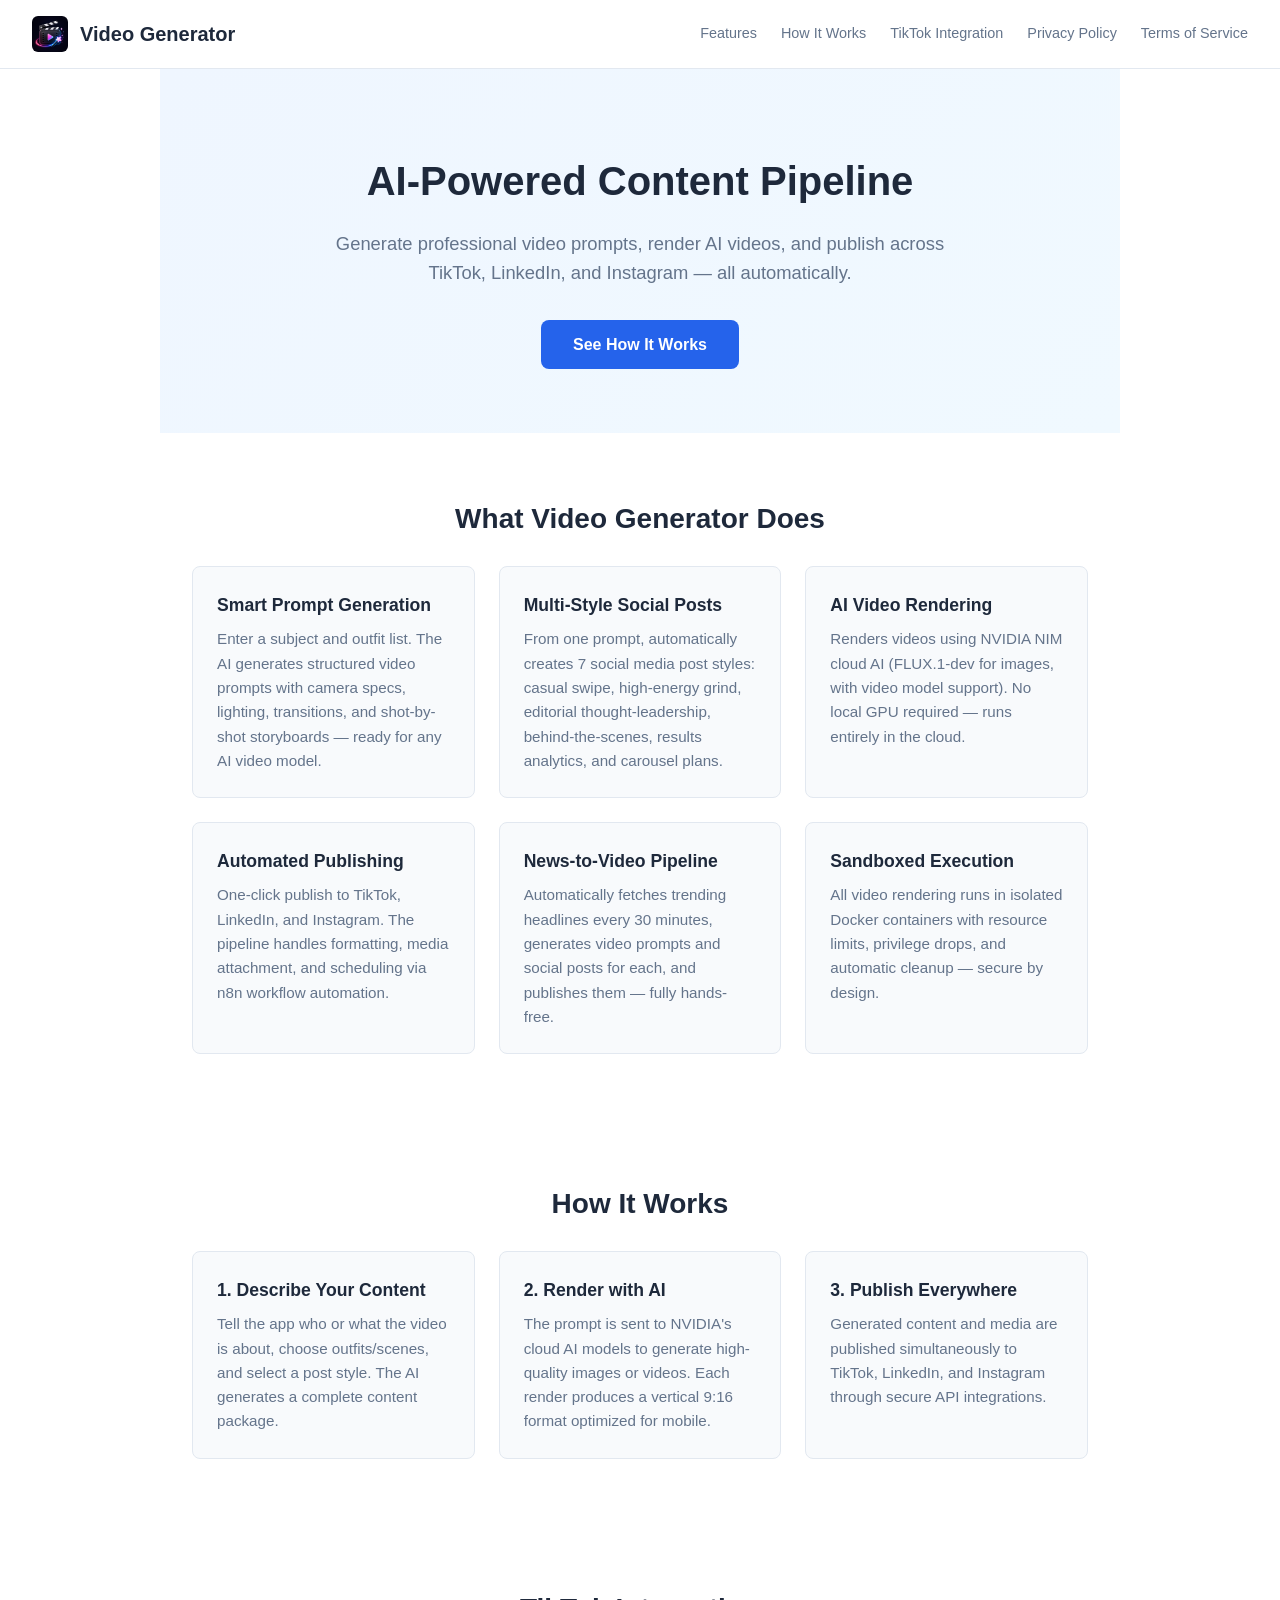
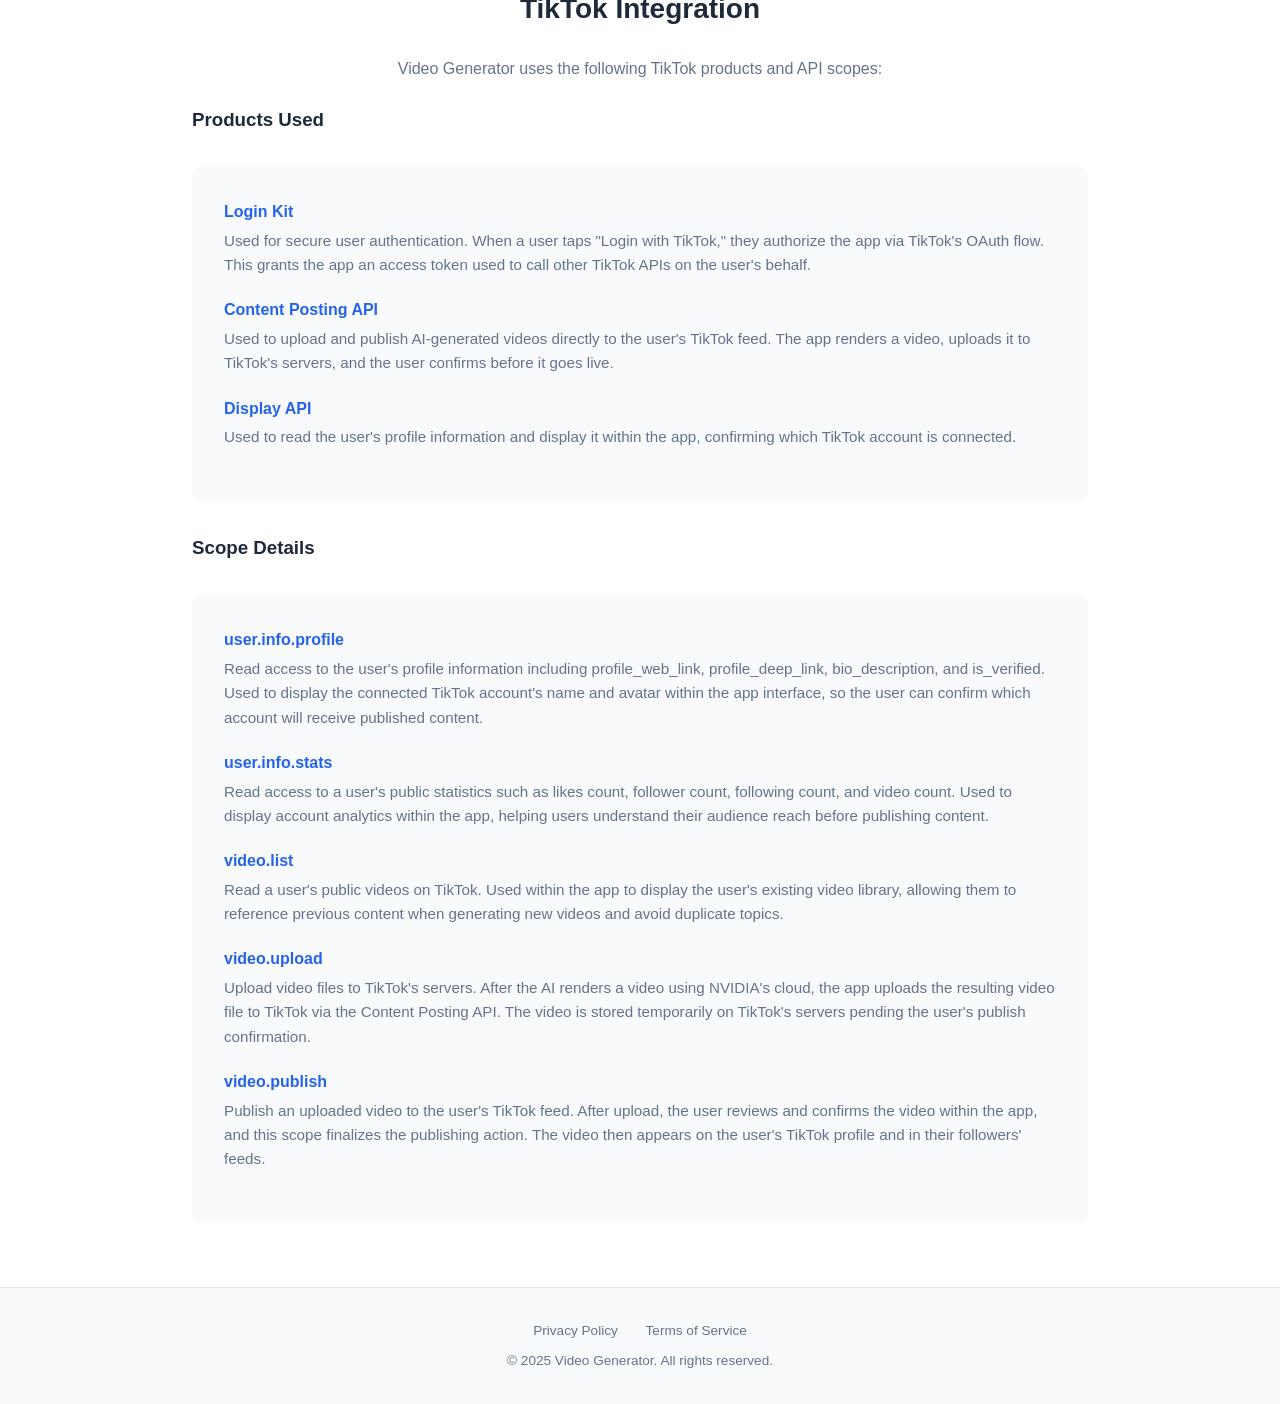
<file: index.html>
<!DOCTYPE html>
<html lang="en">
<head>
  <meta charset="UTF-8">
  <meta name="viewport" content="width=device-width, initial-scale=1.0">
  <title>Video Generator - AI Content Pipeline</title>
  <link rel="icon" type="image/png" href="favicon.png">
  <link rel="stylesheet" href="style.css">
</head>
<body>
  <header>
    <div class="logo">
      <img src="favicon.png" alt="Video Generator icon">
      Video Generator
    </div>
    <nav>
      <a href="#features">Features</a>
      <a href="#how-it-works">How It Works</a>
      <a href="#tiktok-integration">TikTok Integration</a>
      <a href="privacy.html">Privacy Policy</a>
      <a href="terms.html">Terms of Service</a>
    </nav>
  </header>

  <section class="hero">
    <h1>AI-Powered Content Pipeline</h1>
    <p>Generate professional video prompts, render AI videos, and publish across TikTok, LinkedIn, and Instagram &mdash; all automatically.</p>
    <a href="#how-it-works" class="cta">See How It Works</a>
  </section>

  <section id="features">
    <h2>What Video Generator Does</h2>
    <div class="features">
      <div class="feature-card">
        <h3>Smart Prompt Generation</h3>
        <p>Enter a subject and outfit list. The AI generates structured video prompts with camera specs, lighting, transitions, and shot-by-shot storyboards &mdash; ready for any AI video model.</p>
      </div>
      <div class="feature-card">
        <h3>Multi-Style Social Posts</h3>
        <p>From one prompt, automatically creates 7 social media post styles: casual swipe, high-energy grind, editorial thought-leadership, behind-the-scenes, results analytics, and carousel plans.</p>
      </div>
      <div class="feature-card">
        <h3>AI Video Rendering</h3>
        <p>Renders videos using NVIDIA NIM cloud AI (FLUX.1-dev for images, with video model support). No local GPU required &mdash; runs entirely in the cloud.</p>
      </div>
      <div class="feature-card">
        <h3>Automated Publishing</h3>
        <p>One-click publish to TikTok, LinkedIn, and Instagram. The pipeline handles formatting, media attachment, and scheduling via n8n workflow automation.</p>
      </div>
      <div class="feature-card">
        <h3>News-to-Video Pipeline</h3>
        <p>Automatically fetches trending headlines every 30 minutes, generates video prompts and social posts for each, and publishes them &mdash; fully hands-free.</p>
      </div>
      <div class="feature-card">
        <h3>Sandboxed Execution</h3>
        <p>All video rendering runs in isolated Docker containers with resource limits, privilege drops, and automatic cleanup &mdash; secure by design.</p>
      </div>
    </div>
  </section>

  <section id="how-it-works">
    <h2>How It Works</h2>
    <div class="features">
      <div class="feature-card">
        <h3>1. Describe Your Content</h3>
        <p>Tell the app who or what the video is about, choose outfits/scenes, and select a post style. The AI generates a complete content package.</p>
      </div>
      <div class="feature-card">
        <h3>2. Render with AI</h3>
        <p>The prompt is sent to NVIDIA's cloud AI models to generate high-quality images or videos. Each render produces a vertical 9:16 format optimized for mobile.</p>
      </div>
      <div class="feature-card">
        <h3>3. Publish Everywhere</h3>
        <p>Generated content and media are published simultaneously to TikTok, LinkedIn, and Instagram through secure API integrations.</p>
      </div>
    </div>
  </section>

  <section id="tiktok-integration">
    <h2>TikTok Integration</h2>
    <p style="text-align:center; color:var(--text-muted); margin-bottom:1.5rem;">Video Generator uses the following TikTok products and API scopes:</p>

    <h3 style="margin-bottom:1rem;">Products Used</h3>
    <div class="scopes" style="margin-bottom:2rem;">
      <div class="scope-item">
        <h4>Login Kit</h4>
        <p>Used for secure user authentication. When a user taps "Login with TikTok," they authorize the app via TikTok's OAuth flow. This grants the app an access token used to call other TikTok APIs on the user's behalf.</p>
      </div>
      <div class="scope-item">
        <h4>Content Posting API</h4>
        <p>Used to upload and publish AI-generated videos directly to the user's TikTok feed. The app renders a video, uploads it to TikTok's servers, and the user confirms before it goes live.</p>
      </div>
      <div class="scope-item">
        <h4>Display API</h4>
        <p>Used to read the user's profile information and display it within the app, confirming which TikTok account is connected.</p>
      </div>
    </div>

    <h3 style="margin-bottom:1rem;">Scope Details</h3>
    <div class="scopes">
      <div class="scope-item">
        <h4>user.info.profile</h4>
        <p>Read access to the user's profile information including profile_web_link, profile_deep_link, bio_description, and is_verified. Used to display the connected TikTok account's name and avatar within the app interface, so the user can confirm which account will receive published content.</p>
      </div>
      <div class="scope-item">
        <h4>user.info.stats</h4>
        <p>Read access to a user's public statistics such as likes count, follower count, following count, and video count. Used to display account analytics within the app, helping users understand their audience reach before publishing content.</p>
      </div>
      <div class="scope-item">
        <h4>video.list</h4>
        <p>Read a user's public videos on TikTok. Used within the app to display the user's existing video library, allowing them to reference previous content when generating new videos and avoid duplicate topics.</p>
      </div>
      <div class="scope-item">
        <h4>video.upload</h4>
        <p>Upload video files to TikTok's servers. After the AI renders a video using NVIDIA's cloud, the app uploads the resulting video file to TikTok via the Content Posting API. The video is stored temporarily on TikTok's servers pending the user's publish confirmation.</p>
      </div>
      <div class="scope-item">
        <h4>video.publish</h4>
        <p>Publish an uploaded video to the user's TikTok feed. After upload, the user reviews and confirms the video within the app, and this scope finalizes the publishing action. The video then appears on the user's TikTok profile and in their followers' feeds.</p>
      </div>
    </div>
  </section>

  <footer>
    <p>
      <a href="privacy.html">Privacy Policy</a>
      <a href="terms.html">Terms of Service</a>
    </p>
    <p style="margin-top:0.5rem;">&copy; 2025 Video Generator. All rights reserved.</p>
  </footer>
</body>
</html>
</file>
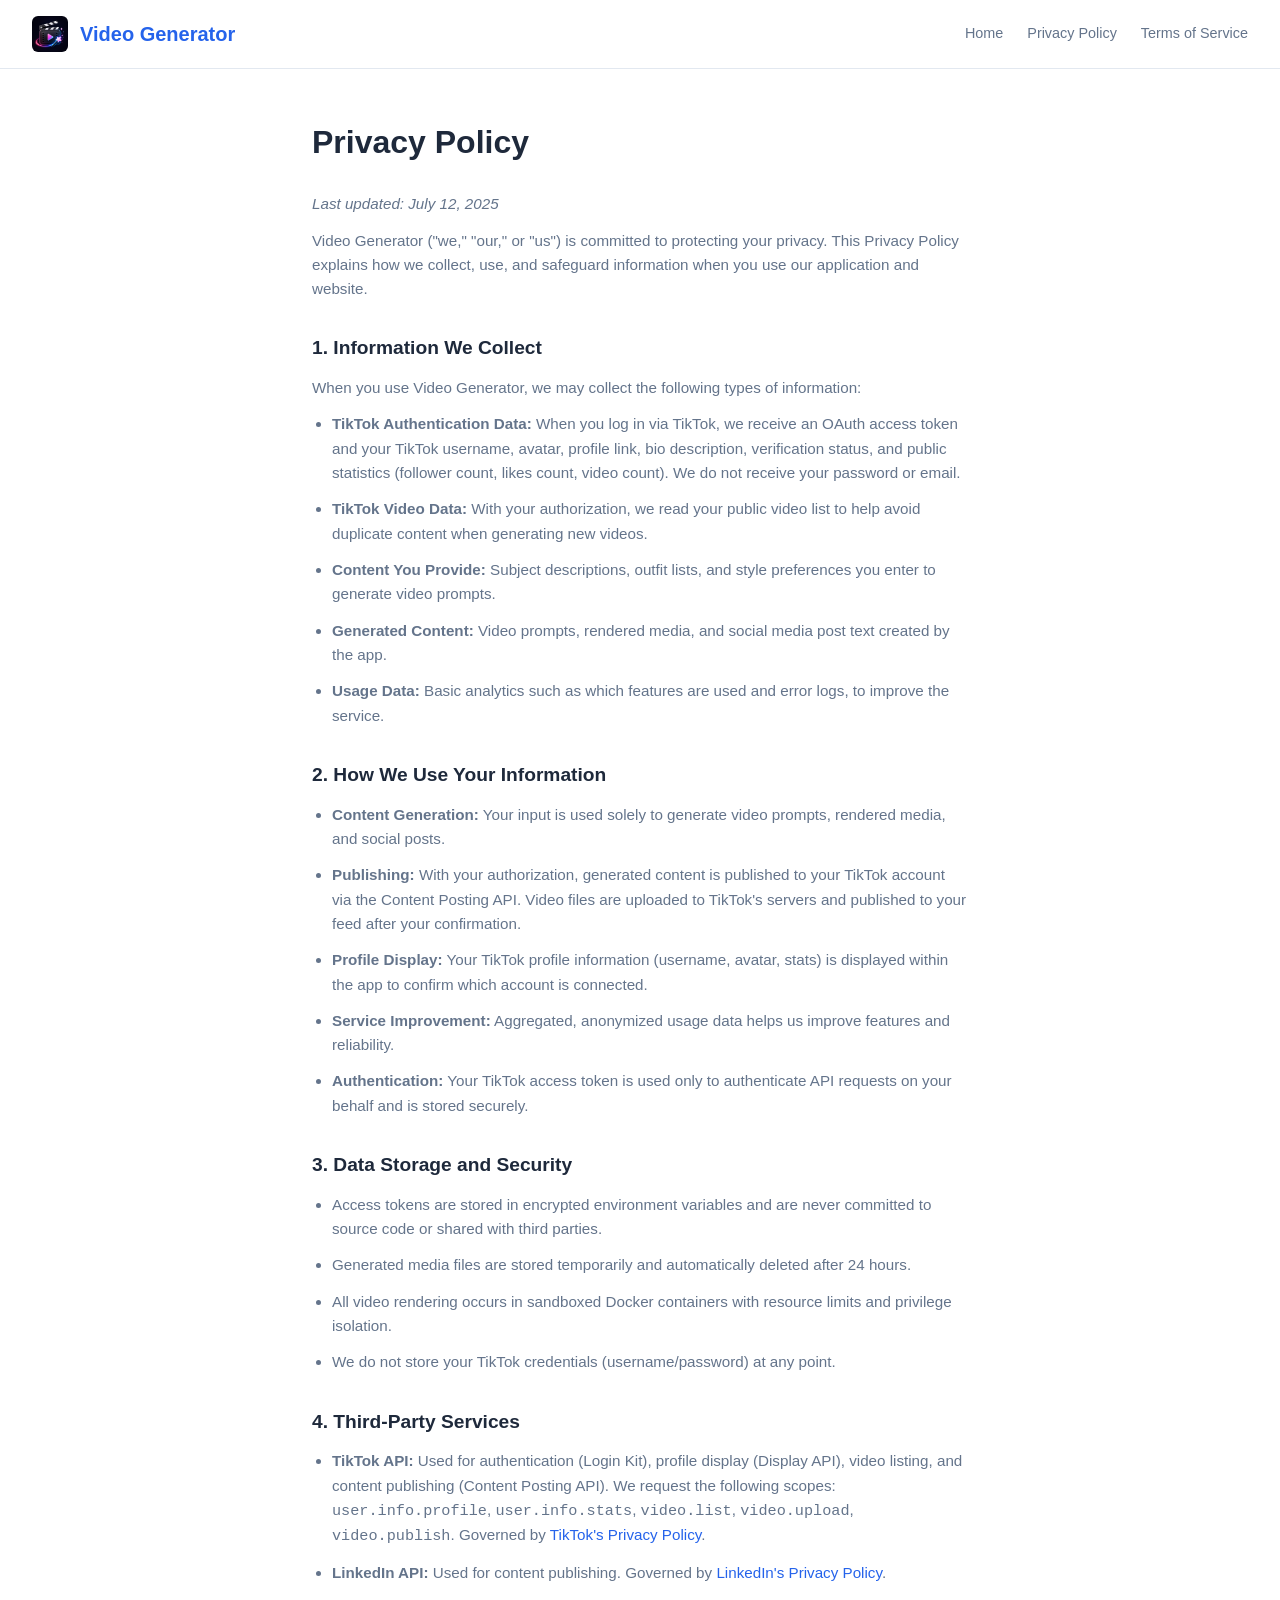
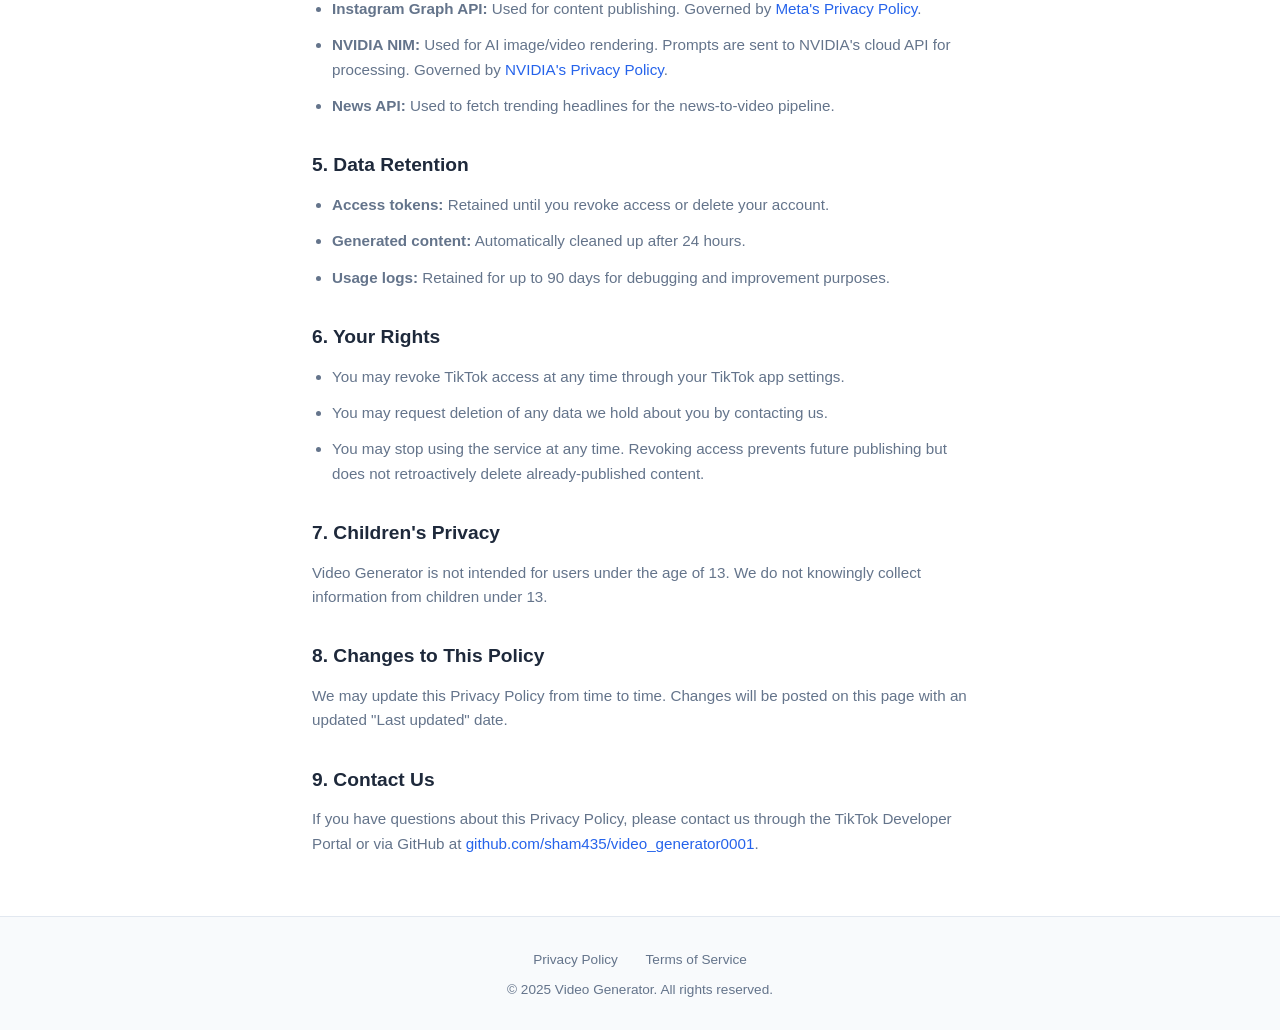
<file: privacy.html>
<!DOCTYPE html>
<html lang="en">
<head>
  <meta charset="UTF-8">
  <meta name="viewport" content="width=device-width, initial-scale=1.0">
  <title>Privacy Policy - Video Generator</title>
  <link rel="icon" type="image/png" href="favicon.png">
  <link rel="stylesheet" href="style.css">
</head>
<body>
  <header>
    <div class="logo">
      <img src="favicon.png" alt="Video Generator icon">
      <a href="index.html">Video Generator</a>
    </div>
    <nav>
      <a href="index.html">Home</a>
      <a href="privacy.html">Privacy Policy</a>
      <a href="terms.html">Terms of Service</a>
    </nav>
  </header>

  <div class="legal">
    <h1>Privacy Policy</h1>
    <p><em>Last updated: July 12, 2025</em></p>

    <p>Video Generator ("we," "our," or "us") is committed to protecting your privacy. This Privacy Policy explains how we collect, use, and safeguard information when you use our application and website.</p>

    <h2>1. Information We Collect</h2>
    <p>When you use Video Generator, we may collect the following types of information:</p>
    <ul>
      <li><strong>TikTok Authentication Data:</strong> When you log in via TikTok, we receive an OAuth access token and your TikTok username, avatar, profile link, bio description, verification status, and public statistics (follower count, likes count, video count). We do not receive your password or email.</li>
      <li><strong>TikTok Video Data:</strong> With your authorization, we read your public video list to help avoid duplicate content when generating new videos.</li>
      <li><strong>Content You Provide:</strong> Subject descriptions, outfit lists, and style preferences you enter to generate video prompts.</li>
      <li><strong>Generated Content:</strong> Video prompts, rendered media, and social media post text created by the app.</li>
      <li><strong>Usage Data:</strong> Basic analytics such as which features are used and error logs, to improve the service.</li>
    </ul>

    <h2>2. How We Use Your Information</h2>
    <ul>
      <li><strong>Content Generation:</strong> Your input is used solely to generate video prompts, rendered media, and social posts.</li>
      <li><strong>Publishing:</strong> With your authorization, generated content is published to your TikTok account via the Content Posting API. Video files are uploaded to TikTok's servers and published to your feed after your confirmation.</li>
      <li><strong>Profile Display:</strong> Your TikTok profile information (username, avatar, stats) is displayed within the app to confirm which account is connected.</li>
      <li><strong>Service Improvement:</strong> Aggregated, anonymized usage data helps us improve features and reliability.</li>
      <li><strong>Authentication:</strong> Your TikTok access token is used only to authenticate API requests on your behalf and is stored securely.</li>
    </ul>

    <h2>3. Data Storage and Security</h2>
    <ul>
      <li>Access tokens are stored in encrypted environment variables and are never committed to source code or shared with third parties.</li>
      <li>Generated media files are stored temporarily and automatically deleted after 24 hours.</li>
      <li>All video rendering occurs in sandboxed Docker containers with resource limits and privilege isolation.</li>
      <li>We do not store your TikTok credentials (username/password) at any point.</li>
    </ul>

    <h2>4. Third-Party Services</h2>
    <ul>
      <li><strong>TikTok API:</strong> Used for authentication (Login Kit), profile display (Display API), video listing, and content publishing (Content Posting API). We request the following scopes: <code>user.info.profile</code>, <code>user.info.stats</code>, <code>video.list</code>, <code>video.upload</code>, <code>video.publish</code>. Governed by <a href="https://www.tiktok.com/legal/privacy-policy" target="_blank" rel="noopener">TikTok's Privacy Policy</a>.</li>
      <li><strong>LinkedIn API:</strong> Used for content publishing. Governed by <a href="https://www.linkedin.com/legal/privacy-policy" target="_blank" rel="noopener">LinkedIn's Privacy Policy</a>.</li>
      <li><strong>Instagram Graph API:</strong> Used for content publishing. Governed by <a href="https://www.facebook.com/privacy/policy/" target="_blank" rel="noopener">Meta's Privacy Policy</a>.</li>
      <li><strong>NVIDIA NIM:</strong> Used for AI image/video rendering. Prompts are sent to NVIDIA's cloud API for processing. Governed by <a href="https://www.nvidia.com/en-us/about-nvidia/privacy-center/" target="_blank" rel="noopener">NVIDIA's Privacy Policy</a>.</li>
      <li><strong>News API:</strong> Used to fetch trending headlines for the news-to-video pipeline.</li>
    </ul>

    <h2>5. Data Retention</h2>
    <ul>
      <li><strong>Access tokens:</strong> Retained until you revoke access or delete your account.</li>
      <li><strong>Generated content:</strong> Automatically cleaned up after 24 hours.</li>
      <li><strong>Usage logs:</strong> Retained for up to 90 days for debugging and improvement purposes.</li>
    </ul>

    <h2>6. Your Rights</h2>
    <ul>
      <li>You may revoke TikTok access at any time through your TikTok app settings.</li>
      <li>You may request deletion of any data we hold about you by contacting us.</li>
      <li>You may stop using the service at any time. Revoking access prevents future publishing but does not retroactively delete already-published content.</li>
    </ul>

    <h2>7. Children's Privacy</h2>
    <p>Video Generator is not intended for users under the age of 13. We do not knowingly collect information from children under 13.</p>

    <h2>8. Changes to This Policy</h2>
    <p>We may update this Privacy Policy from time to time. Changes will be posted on this page with an updated "Last updated" date.</p>

    <h2>9. Contact Us</h2>
    <p>If you have questions about this Privacy Policy, please contact us through the TikTok Developer Portal or via GitHub at <a href="https://github.com/sham435/video_generator0001" target="_blank" rel="noopener">github.com/sham435/video_generator0001</a>.</p>
  </div>

  <footer>
    <p>
      <a href="privacy.html">Privacy Policy</a>
      <a href="terms.html">Terms of Service</a>
    </p>
    <p style="margin-top:0.5rem;">&copy; 2025 Video Generator. All rights reserved.</p>
  </footer>
</body>
</html>
</file>
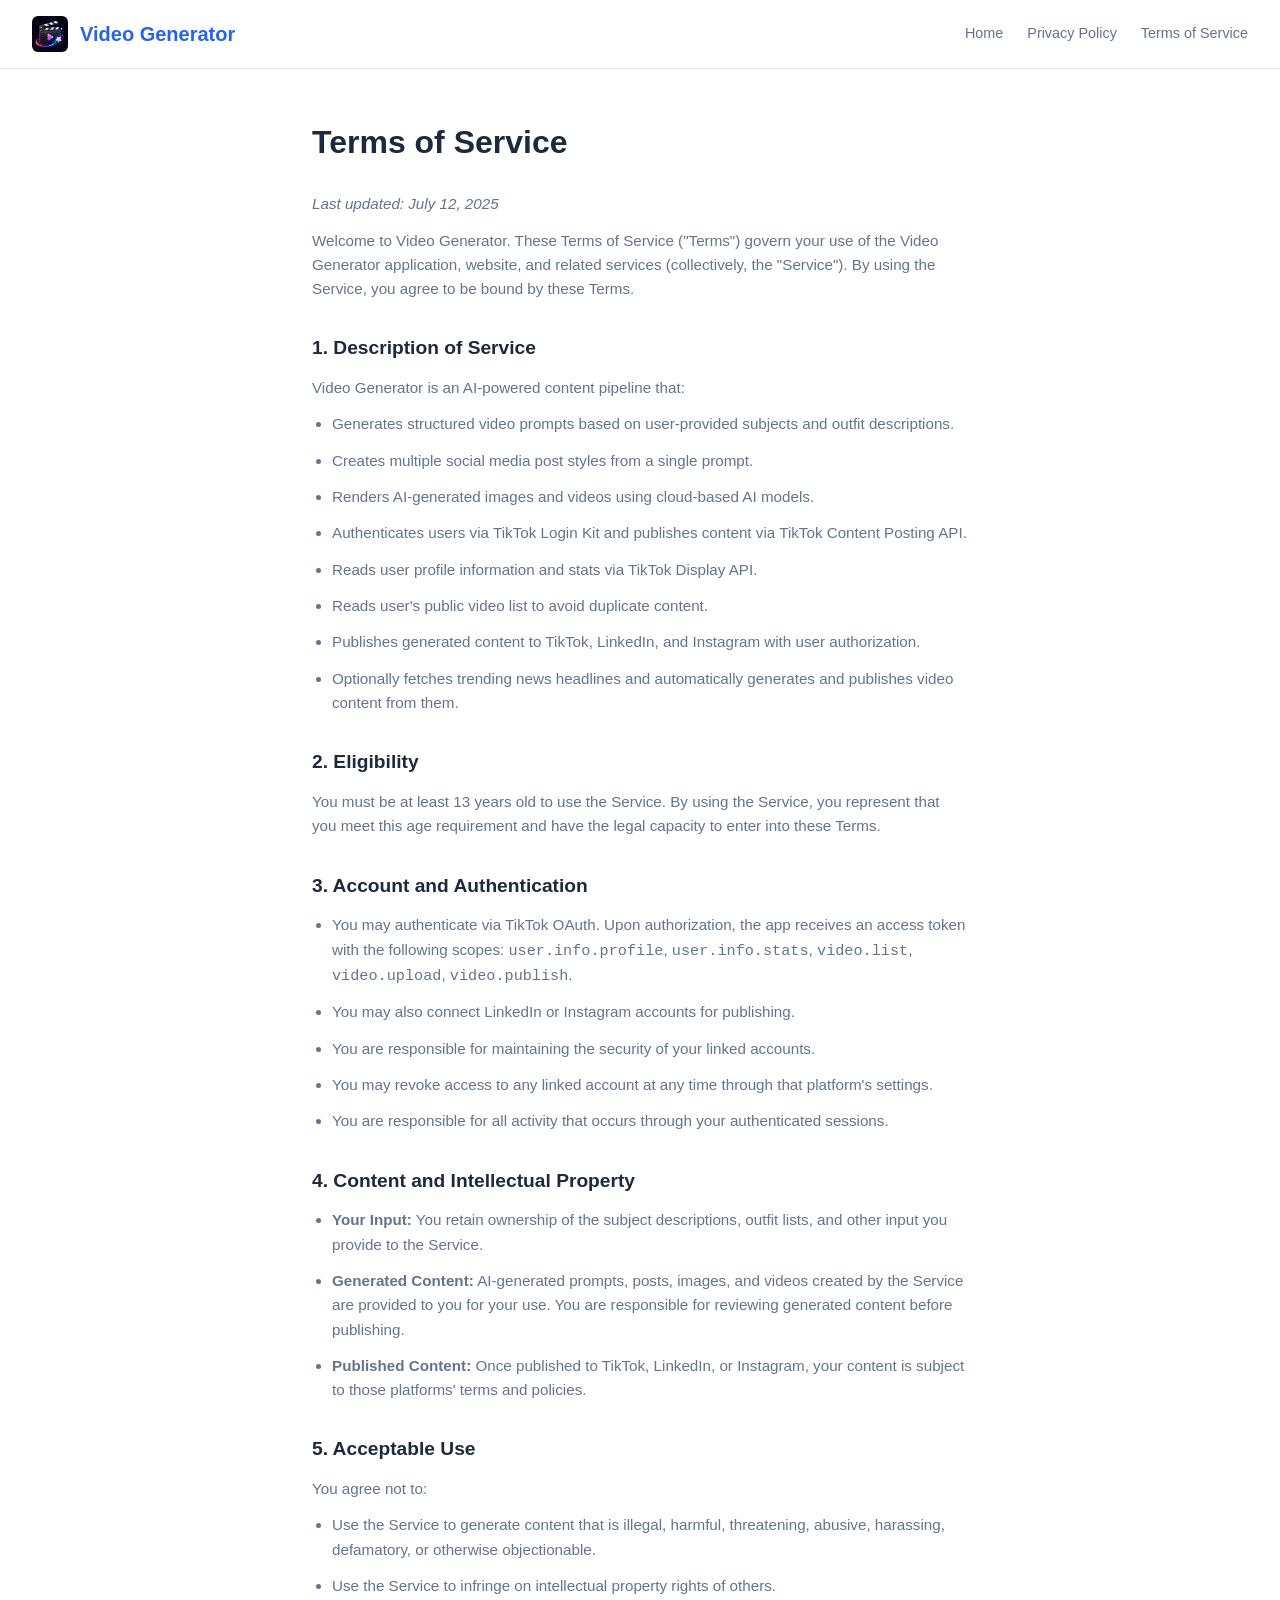
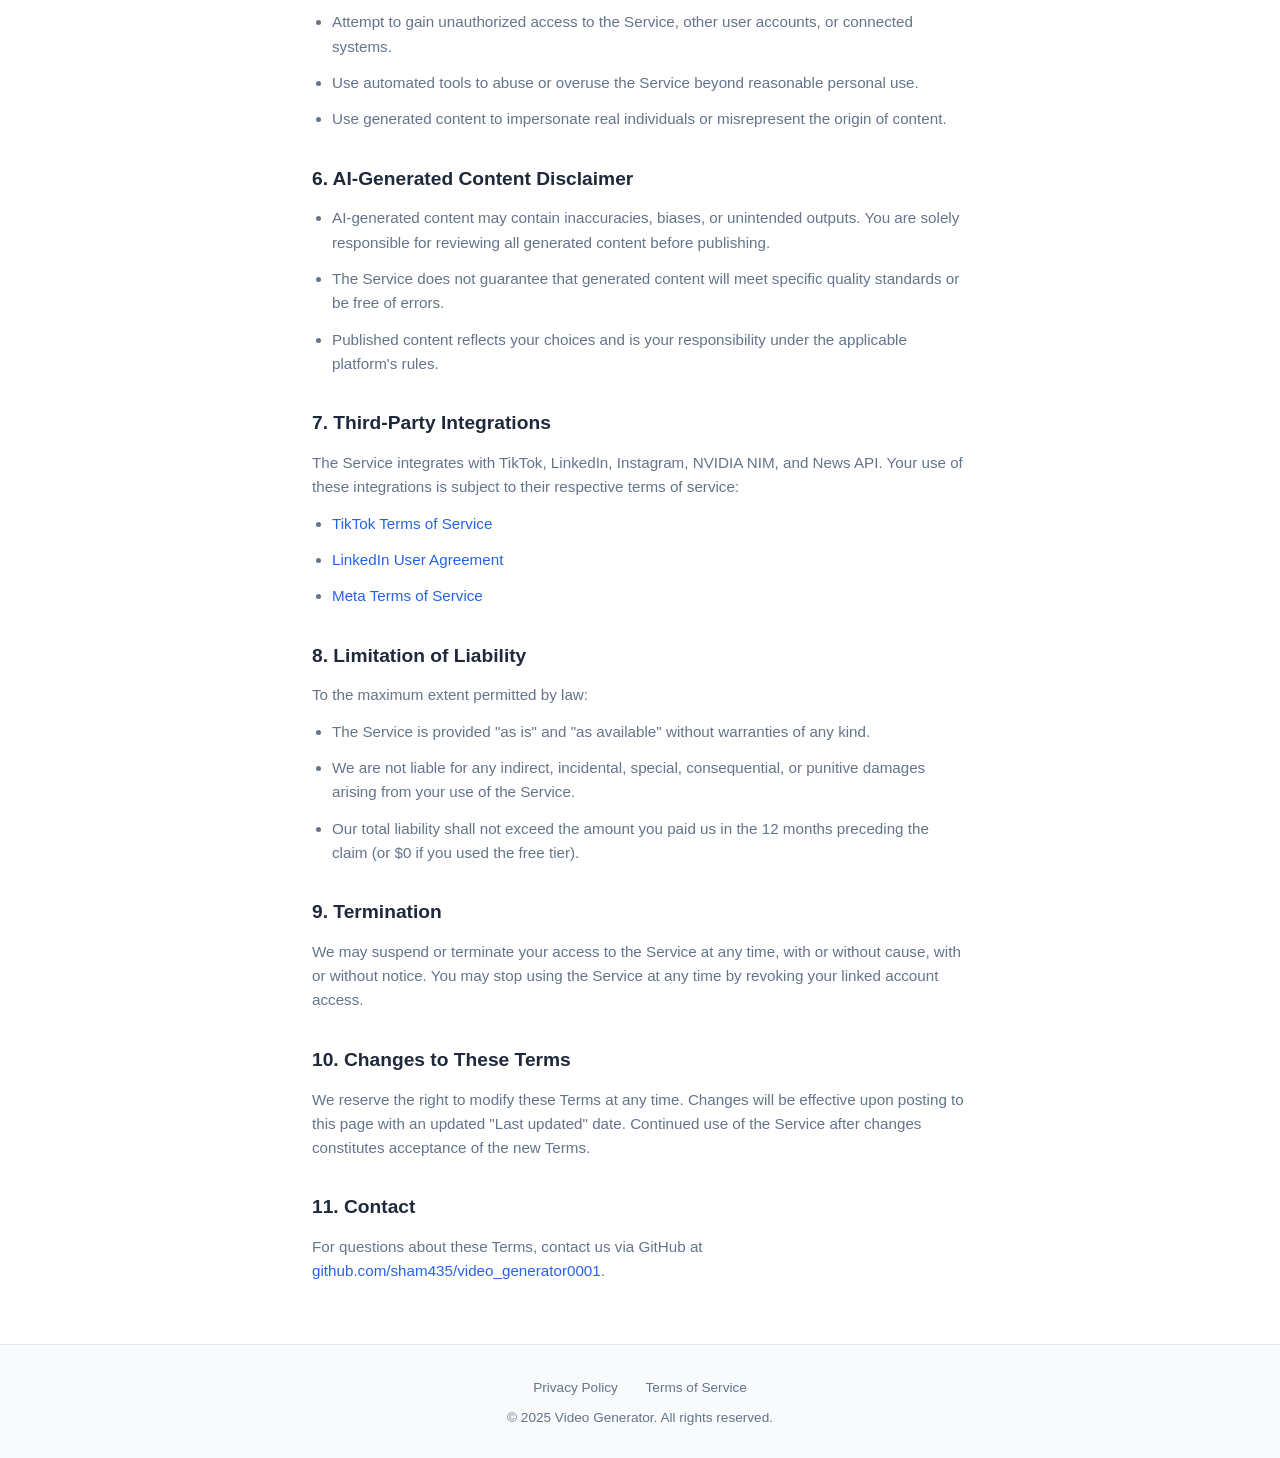
<file: terms.html>
<!DOCTYPE html>
<html lang="en">
<head>
  <meta charset="UTF-8">
  <meta name="viewport" content="width=device-width, initial-scale=1.0">
  <title>Terms of Service - Video Generator</title>
  <link rel="icon" type="image/png" href="favicon.png">
  <link rel="stylesheet" href="style.css">
</head>
<body>
  <header>
    <div class="logo">
      <img src="favicon.png" alt="Video Generator icon">
      <a href="index.html">Video Generator</a>
    </div>
    <nav>
      <a href="index.html">Home</a>
      <a href="privacy.html">Privacy Policy</a>
      <a href="terms.html">Terms of Service</a>
    </nav>
  </header>

  <div class="legal">
    <h1>Terms of Service</h1>
    <p><em>Last updated: July 12, 2025</em></p>

    <p>Welcome to Video Generator. These Terms of Service ("Terms") govern your use of the Video Generator application, website, and related services (collectively, the "Service"). By using the Service, you agree to be bound by these Terms.</p>

    <h2>1. Description of Service</h2>
    <p>Video Generator is an AI-powered content pipeline that:</p>
    <ul>
      <li>Generates structured video prompts based on user-provided subjects and outfit descriptions.</li>
      <li>Creates multiple social media post styles from a single prompt.</li>
      <li>Renders AI-generated images and videos using cloud-based AI models.</li>
      <li>Authenticates users via TikTok Login Kit and publishes content via TikTok Content Posting API.</li>
      <li>Reads user profile information and stats via TikTok Display API.</li>
      <li>Reads user's public video list to avoid duplicate content.</li>
      <li>Publishes generated content to TikTok, LinkedIn, and Instagram with user authorization.</li>
      <li>Optionally fetches trending news headlines and automatically generates and publishes video content from them.</li>
    </ul>

    <h2>2. Eligibility</h2>
    <p>You must be at least 13 years old to use the Service. By using the Service, you represent that you meet this age requirement and have the legal capacity to enter into these Terms.</p>

    <h2>3. Account and Authentication</h2>
    <ul>
      <li>You may authenticate via TikTok OAuth. Upon authorization, the app receives an access token with the following scopes: <code>user.info.profile</code>, <code>user.info.stats</code>, <code>video.list</code>, <code>video.upload</code>, <code>video.publish</code>.</li>
      <li>You may also connect LinkedIn or Instagram accounts for publishing.</li>
      <li>You are responsible for maintaining the security of your linked accounts.</li>
      <li>You may revoke access to any linked account at any time through that platform's settings.</li>
      <li>You are responsible for all activity that occurs through your authenticated sessions.</li>
    </ul>

    <h2>4. Content and Intellectual Property</h2>
    <ul>
      <li><strong>Your Input:</strong> You retain ownership of the subject descriptions, outfit lists, and other input you provide to the Service.</li>
      <li><strong>Generated Content:</strong> AI-generated prompts, posts, images, and videos created by the Service are provided to you for your use. You are responsible for reviewing generated content before publishing.</li>
      <li><strong>Published Content:</strong> Once published to TikTok, LinkedIn, or Instagram, your content is subject to those platforms' terms and policies.</li>
    </ul>

    <h2>5. Acceptable Use</h2>
    <p>You agree not to:</p>
    <ul>
      <li>Use the Service to generate content that is illegal, harmful, threatening, abusive, harassing, defamatory, or otherwise objectionable.</li>
      <li>Use the Service to infringe on intellectual property rights of others.</li>
      <li>Attempt to gain unauthorized access to the Service, other user accounts, or connected systems.</li>
      <li>Use automated tools to abuse or overuse the Service beyond reasonable personal use.</li>
      <li>Use generated content to impersonate real individuals or misrepresent the origin of content.</li>
    </ul>

    <h2>6. AI-Generated Content Disclaimer</h2>
    <ul>
      <li>AI-generated content may contain inaccuracies, biases, or unintended outputs. You are solely responsible for reviewing all generated content before publishing.</li>
      <li>The Service does not guarantee that generated content will meet specific quality standards or be free of errors.</li>
      <li>Published content reflects your choices and is your responsibility under the applicable platform's rules.</li>
    </ul>

    <h2>7. Third-Party Integrations</h2>
    <p>The Service integrates with TikTok, LinkedIn, Instagram, NVIDIA NIM, and News API. Your use of these integrations is subject to their respective terms of service:</p>
    <ul>
      <li><a href="https://www.tiktok.com/legal/terms-of-service" target="_blank" rel="noopener">TikTok Terms of Service</a></li>
      <li><a href="https://www.linkedin.com/legal/user-agreement" target="_blank" rel="noopener">LinkedIn User Agreement</a></li>
      <li><a href="https://www.facebook.com/legal/terms/update" target="_blank" rel="noopener">Meta Terms of Service</a></li>
    </ul>

    <h2>8. Limitation of Liability</h2>
    <p>To the maximum extent permitted by law:</p>
    <ul>
      <li>The Service is provided "as is" and "as available" without warranties of any kind.</li>
      <li>We are not liable for any indirect, incidental, special, consequential, or punitive damages arising from your use of the Service.</li>
      <li>Our total liability shall not exceed the amount you paid us in the 12 months preceding the claim (or $0 if you used the free tier).</li>
    </ul>

    <h2>9. Termination</h2>
    <p>We may suspend or terminate your access to the Service at any time, with or without cause, with or without notice. You may stop using the Service at any time by revoking your linked account access.</p>

    <h2>10. Changes to These Terms</h2>
    <p>We reserve the right to modify these Terms at any time. Changes will be effective upon posting to this page with an updated "Last updated" date. Continued use of the Service after changes constitutes acceptance of the new Terms.</p>

    <h2>11. Contact</h2>
    <p>For questions about these Terms, contact us via GitHub at <a href="https://github.com/sham435/video_generator0001" target="_blank" rel="noopener">github.com/sham435/video_generator0001</a>.</p>
  </div>

  <footer>
    <p>
      <a href="privacy.html">Privacy Policy</a>
      <a href="terms.html">Terms of Service</a>
    </p>
    <p style="margin-top:0.5rem;">&copy; 2025 Video Generator. All rights reserved.</p>
  </footer>
</body>
</html>
</file>
<file: style.css>
/* Video Generator - Website Styles */

:root {
  --primary: #2563eb;
  --primary-dark: #1d4ed8;
  --bg: #ffffff;
  --bg-alt: #f8fafc;
  --text: #1e293b;
  --text-muted: #64748b;
  --border: #e2e8f0;
  --radius: 8px;
}

* { margin: 0; padding: 0; box-sizing: border-box; }

body {
  font-family: -apple-system, BlinkMacSystemFont, "Segoe UI", Roboto, sans-serif;
  color: var(--text);
  background: var(--bg);
  line-height: 1.6;
}

a { color: var(--primary); text-decoration: none; }
a:hover { text-decoration: underline; }

/* Header */
header {
  background: var(--bg);
  border-bottom: 1px solid var(--border);
  padding: 1rem 2rem;
  display: flex;
  align-items: center;
  justify-content: space-between;
  position: sticky;
  top: 0;
  z-index: 100;
}
header .logo {
  display: flex;
  align-items: center;
  gap: 0.75rem;
  font-size: 1.25rem;
  font-weight: 700;
}
header .logo img { height: 36px; width: 36px; border-radius: 6px; }
header nav { display: flex; gap: 1.5rem; }
header nav a { color: var(--text-muted); font-size: 0.9rem; }
header nav a:hover { color: var(--primary); text-decoration: none; }

/* Hero */
.hero {
  text-align: center;
  padding: 5rem 2rem 4rem;
  background: linear-gradient(135deg, #eff6ff 0%, #f0f9ff 100%);
}
.hero h1 { font-size: 2.5rem; margin-bottom: 1rem; }
.hero p { font-size: 1.15rem; color: var(--text-muted); max-width: 640px; margin: 0 auto 2rem; }
.hero .cta {
  display: inline-block;
  background: var(--primary);
  color: #fff;
  padding: 0.75rem 2rem;
  border-radius: var(--radius);
  font-weight: 600;
  transition: background 0.2s;
}
.hero .cta:hover { background: var(--primary-dark); text-decoration: none; }

/* Sections */
section { padding: 4rem 2rem; max-width: 960px; margin: 0 auto; }
section h2 { font-size: 1.75rem; margin-bottom: 1.5rem; text-align: center; }

/* Feature grid */
.features {
  display: grid;
  grid-template-columns: repeat(auto-fit, minmax(260px, 1fr));
  gap: 1.5rem;
}
.feature-card {
  background: var(--bg-alt);
  border: 1px solid var(--border);
  border-radius: var(--radius);
  padding: 1.5rem;
}
.feature-card h3 { margin-bottom: 0.5rem; font-size: 1.1rem; }
.feature-card p { color: var(--text-muted); font-size: 0.95rem; }

/* Scopes section */
.scopes {
  background: var(--bg-alt);
  border-radius: var(--radius);
  padding: 2rem;
  margin-top: 2rem;
}
.scopes h3 { margin-bottom: 1rem; }
.scope-item { margin-bottom: 1.25rem; }
.scope-item h4 { color: var(--primary); margin-bottom: 0.25rem; }
.scope-item p { color: var(--text-muted); font-size: 0.95rem; }

/* Footer */
footer {
  background: var(--bg-alt);
  border-top: 1px solid var(--border);
  padding: 2rem;
  text-align: center;
  color: var(--text-muted);
  font-size: 0.85rem;
}
footer a { color: var(--text-muted); margin: 0 0.75rem; }
footer a:hover { color: var(--primary); }

/* Legal pages */
.legal { max-width: 720px; margin: 0 auto; padding: 3rem 2rem; }
.legal h1 { margin-bottom: 1.5rem; }
.legal h2 { margin-top: 2rem; margin-bottom: 0.75rem; font-size: 1.2rem; }
.legal p, .legal li { color: var(--text-muted); margin-bottom: 0.75rem; font-size: 0.95rem; }
.legal ul { padding-left: 1.25rem; }

/* Responsive */
@media (max-width: 640px) {
  .hero h1 { font-size: 1.75rem; }
  header { flex-direction: column; gap: 0.75rem; }
}
</file>
